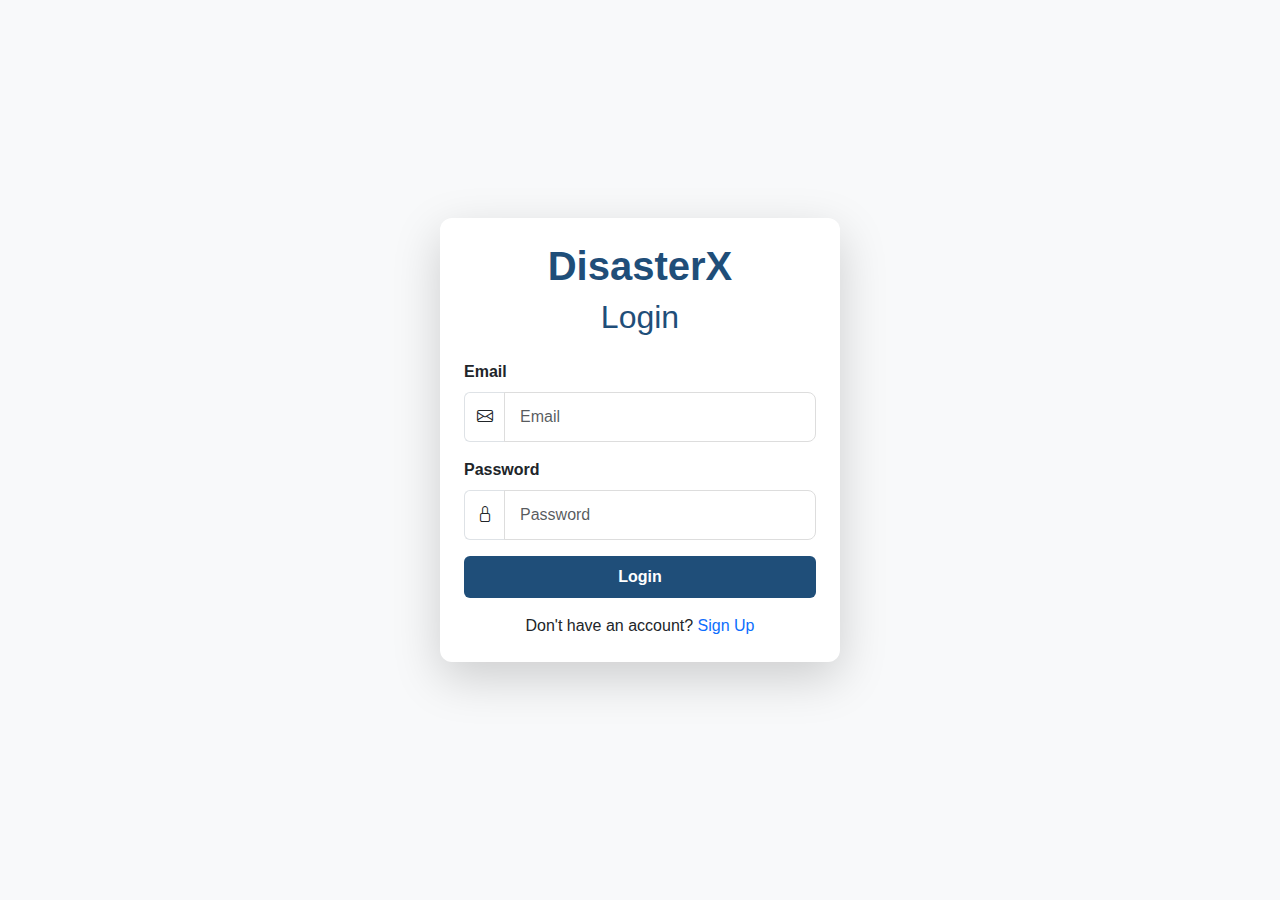
<file: login.html>
<!DOCTYPE html>
<html lang="en">
<head>
  <meta charset="UTF-8" />
  <meta name="viewport" content="width=device-width, initial-scale=1.0" />
  <title>Log In - DisasterX</title>
  <link href="https://cdn.jsdelivr.net/npm/bootstrap@5.3.2/dist/css/bootstrap.min.css" rel="stylesheet">
  <link href="https://cdn.jsdelivr.net/npm/bootstrap-icons@1.11.1/font/bootstrap-icons.css" rel="stylesheet">
  <link rel="stylesheet" href="style.css">
</head>
<body>
  <div class="container d-flex justify-content-center align-items-center min-vh-100">
    <div class="card shadow-lg p-4">
      <h1 class="text-center fw-bold custom-blue"> DisasterX</h1>
      <h2 class="text-center custom-blue mb-4">Login</h2>

      <form id="loginForm" novalidate>
        
        <div class="mb-3 position-relative">
          <label class="form-label">Email</label>
          <div class="input-group">
            <span class="input-group-text bg-white"><i class="bi bi-envelope"></i></span>
            <input type="email" class="form-control" placeholder="Email" required>
          </div>
        </div>

        <div class="mb-3 position-relative">
          <label class="form-label">Password</label>
          <div class="input-group">
            <span class="input-group-text bg-white"><i class="bi bi-lock"></i></span>
            <input type="password" class="form-control" placeholder="Password" required>
          </div>
        </div>

        <button type="submit" class="btn bg-custom-blue w-100 py-2 fw-bold">Login</button>
      </form>
      <p class="text-center mt-3 mb-0">
        Don't have an account? <a href="signup.html" class="text-decoration-none">Sign Up</a>
      </p>
    </div>
  </div>

  
  <script src="https://cdn.jsdelivr.net/npm/bootstrap@5.3.2/dist/js/bootstrap.bundle.min.js"></script>
  
  <script>
    document.getElementById('loginForm').addEventListener('submit', function(event) {
      if (!this.checkValidity()) {
        event.preventDefault();
        event.stopPropagation();
      }
      this.classList.add('was-validated');
    });
  </script>
</body>
</html>
</file>
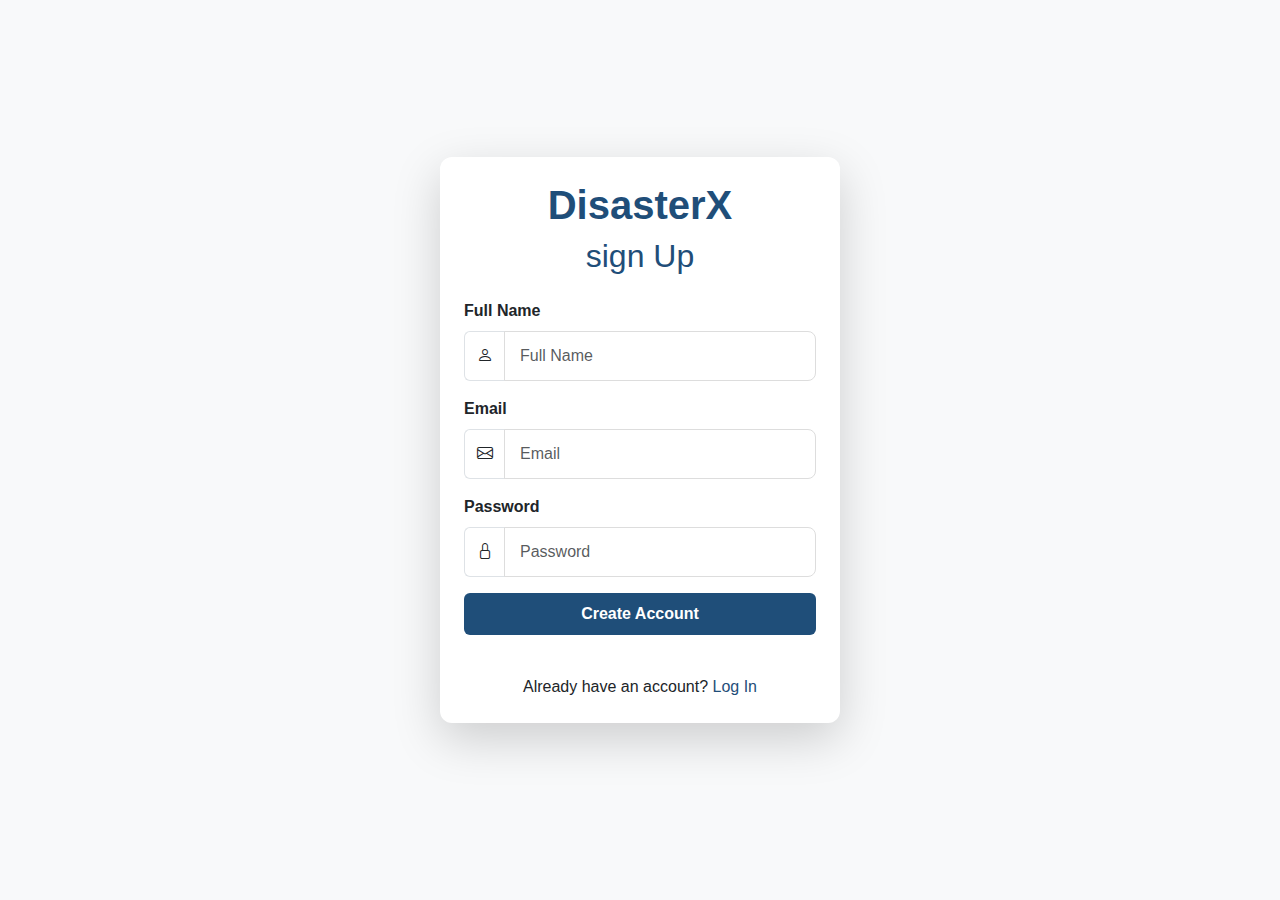
<file: Sign_Up.html>
<!DOCTYPE html>
<html lang="en">

<head>
  <meta charset="UTF-8" />
  <meta name="viewport" content="width=device-width, initial-scale=1.0" />
  <title>Sign Up - DisasterX</title>
  <link href="https://cdn.jsdelivr.net/npm/bootstrap@5.3.2/dist/css/bootstrap.min.css" rel="stylesheet">
  <link href="https://cdn.jsdelivr.net/npm/bootstrap-icons@1.11.1/font/bootstrap-icons.css" rel="stylesheet">
  <link rel="stylesheet" href="style.css">
</head>

<body>


  <div class="container d-flex justify-content-center align-items-center min-vh-100">
    <div class="card shadow-lg p-4">
      <h1 class="text-center fw-bold custom-blue"> DisasterX</h1>
      <h2 class="text-center custom-blue mb-4">sign Up</h2>

      <form id="signupForm" novalidate>
        <div class="mb-3 position-relative">
          <label class="form-label">Full Name</label>
          <div class="input-group">
            <span class="input-group-text bg-white"><i class="bi bi-person"></i></span>
            <input type="text" class="form-control" placeholder="Full Name" required>
          </div>
        </div>

        <div class="mb-3 position-relative">
          <label class="form-label">Email</label>
          <div class="input-group">
            <span class="input-group-text bg-white"><i class="bi bi-envelope"></i></span>
            <input type="email" class="form-control" placeholder="Email" required>
          </div>
        </div>

        <div class="mb-3 position-relative">
          <label class="form-label">Password</label>
          <div class="input-group">
            <span class="input-group-text bg-white"><i class="bi bi-lock"></i></span>
            <input type="password" class="form-control" placeholder="Password" required>
          </div>
        </div>

        <button type="submit" class="btn bg-custom-blue w-100 py-2 fw-bold mb-4">Create Account</button>
      </form>
      <p class="text-center mt-3 mb-0">
        Already have an account? <a href="login.html" class="text-decoration-none custom-blue">Log In</a>
      </p>
    </div>
  </div>


  <script src="https://cdn.jsdelivr.net/npm/bootstrap@5.3.2/dist/js/bootstrap.bundle.min.js"></script>

  <script>
    document.getElementById('signupForm').addEventListener('submit', function (event) {
      if (!this.checkValidity()) {
        event.preventDefault();
        event.stopPropagation();
      }
      this.classList.add('was-validated');
    });
  </script>
</body>

</html>
</file>
<file: style.css>
/* =========================================
   Root Variables
========================================= */
:root {
  --brand: #E6F0FA;
  --card: #ffffff;
  --muted: #6c757d;
}

/* =========================================
   Global Reset & Base
========================================= */
html,
body {
  height: 100%;
}

body {
  background-color: #E6F0FA;
  font-family: system-ui, -apple-system, "Segoe UI", Roboto, "Helvetica Neue", Arial;
  color: #222;
}

/* =========================================
   Popup Styles
========================================= */
.popup-overlay {
  position: fixed;
  display: flex;
  align-items: center;
  justify-content: center;
  background: rgba(0, 0, 0, 0.55);
  z-index: 999;
  padding: 2rem;
}

.popup-card {
  width: 100%;
  max-width: 820px;
  border-radius: 12px;
  overflow: hidden;
  box-shadow: 0 10px 30px rgba(0, 0, 0, 0.3);
  background: #fff;
  display: grid;
  grid-template-columns: 1fr 1fr;
  min-height: 320px;
}

.popup-media {
  background-image: url('https://images.unsplash.com/photo-1502810190503-8300270a1b0f?q=80&w=1400&auto=format&fit=crop&ixlib=rb-4.0.3&s=');
  background-size: cover;
  background-position: center;
  min-height: 320px;
}

.popup-content {
  padding: 2rem;
  display: flex;
  flex-direction: column;
  gap: 1rem;
  justify-content: center;
}

.popup-content h2 {
  margin: 0;
  font-size: 1.6rem;
}

.popup-content p {
  margin: 0;
  color: var(--muted);
}

/* Responsive popup -> stack on small screens */
@media (max-width: 768px) {
  .popup-card {
    grid-template-columns: 1fr;
  }
}

/* =========================================
   Stat Cards
========================================= */
.stat-card {
  border-radius: 12px;
  background: var(--card);
  box-shadow: 0 6px 18px rgba(0, 0, 0, 0.06);
  padding: 1rem;
  transition: transform 0.3s ease, box-shadow 0.3s ease;
  cursor: pointer;
}

.stat-card:hover {
  transform: scale(1.05);
  box-shadow: 0 8px 20px rgba(0, 0, 0, 0.15);
}

.stat-value {
  font-weight: 700;
  font-size: 1.35rem;
}

.stat-label {
  color: var(--muted);
  font-size: 0.9rem;
}

/* =========================================
   Chart Cards
========================================= */
.card-chart {
  padding: 1rem;
  border-radius: 12px;
  background: linear-gradient(180deg, rgba(255, 255, 255, 0.7), rgba(255, 255, 255, 0.95));
  box-shadow: 0 8px 24px rgba(12, 38, 80, 0.05);
  height: 96%;
}

/* =========================================
   News Cards
========================================= */
.news-card {
  border-radius: 10px;
  overflow: hidden;
  max-width: 1140px;
  margin: 40px auto;
}

.news-item {
  border-bottom: 1px solid #eee;
  padding: 0.8rem;
}

.news-time {
  font-size: 0.85rem;
  color: gray;
  white-space: nowrap;
}

/* =========================================
   News Swiper
========================================= */
.news-swiper {
  max-width: 1140px;
  margin: auto;
  overflow: hidden;
  border-radius: 12px;
  box-shadow: 0 4px 15px rgba(0, 0, 0, 0.1);
  position: relative;
}

.swiper-track {
  display: flex;
  transition: transform 0.6s ease-in-out;
}

.swiper-slide {
  flex: 0 0 100%;
  display: flex;
  background: white;
  align-items: center;
  cursor: pointer;
  text-decoration: none;
  color: inherit;
}

.swiper-slide img {
  width: 50%;
  height: 250px;
  object-fit: cover;
  border-top-left-radius: 12px;
  border-bottom-left-radius: 12px;
}

.slide-content {
  padding: 20px;
  flex: 1;
}

.slide-content h4 {
  font-weight: bold;
  margin-bottom: 10px;
}

.slide-content p {
  color: #555;
  margin-bottom: 15px;
}

.slide-content small {
  color: #888;
}

/* =========================================
   Navbar Styles
========================================= */
/* Navbar Background */
.custom-navbar {
  background-color: #1E272C;
  /* Dark gray */
  border-bottom: 1px solid #333;
  padding: 0.8rem 1.5rem;
}

/* Dashboard title */
.dashboard-title {
  font-size: 1.25rem;
  color: #ffffff;
  /* white for contrast */
}

/* Dashboard icon (sidebar toggle) */

.toggle-btn i {
  color: #ffffff;
  /* visible by default */
  font-size: 1.5rem;
  transition: color 0.3s ease;
}

.toggle-btn i:hover {
  color: #00ADB5;
  /* teal on hover */
}

/* DisasterX branding in the center */
.brand-name {
  font-size: 1.8rem;
  font-weight: 700;
  color: #ffffff;
  display: inline-block;
  position: relative;
  text-align: center;
  letter-spacing: 1px;
}

.brand-highlight {
  color: #e63946;
  /* highlight the 'X' */
}

/* Force branding into exact center */
.navbar .mx-auto {
  position: absolute;
  left: 50%;
  transform: translateX(-50%);
}

/* Live Monitoring text */
.live-text {
  font-size: 0.9rem;
  font-weight: 500;
  color: #ccc !important;
  /* lighter grey for visibility */
}

/* Rectangular Buttons */
.custom-btn,
.custom-btn-outline {
  padding: 0.5rem 1.2rem;
  border-radius: 6px;
  /* rectangular with slight rounding */
  font-size: 0.95rem;
  font-weight: 600;
  text-decoration: none;
  transition: all 0.3s ease;
}

/* Solid signup button */
.custom-btn {
  background-color: #1F4E79;
  color: #fff !important;
  border: 2px solid #1F4E79;
}

.custom-btn:hover {
  background-color: #163a5a;
  border-color: #163a5a;
}

/* Outline login button */
.custom-btn-outline {
  background-color: transparent;
  color: #fff !important;
  /* <-- login text is white now */
  border: 2px solid #1F4E79;
}

.custom-btn-outline:hover {
  background-color: #1F4E79;
  color: #fff !important;
}

/* Dashboard icon styling */
.toggle-btn i {
  color: #ffffff;
  /* visible by default */
  font-size: 1.5rem;
  transition: color 0.3s ease;
}

.toggle-btn:hover i {
  color: #000000;
  /* on hover = DisasterX red */
}


/* =========================================
   Sidebar
========================================= */
.sidebar {
  position: fixed;
  top: 0;
  left: 0;
  height: 100%;
  width: 250px;
  background-color: black;
  color: #fff;
  padding-top: 0;
  transform: translateX(-100%);
  transition: transform 0.3s ease;
  z-index: 1050;
}

.sidebar.active {
  transform: translateX(0);
}

.sidebar-header {
  padding: 15px 20px;
  background-color: #1E272C;
  text-align: center;
  border-bottom: 1px solid rgba(255, 255, 255, 0.1);
}

.sidebar-header img {
  max-height: 40px;
}

.sidebar a {
  display: flex;
  align-items: center;
  justify-content: space-between;
  padding: 12px 20px;
  color: #cfd8dc;
  text-decoration: none;
  font-size: 14px;
  border-left: 3px solid transparent;
  transition: background 0.3s, border-color 0.3s;
}

.sidebar a:hover {
  background-color: #37474F;
  border-left: 3px solid #29B6F6;
  color: #fff;
}

.sidebar a i {
  margin-right: 10px;
  font-size: 16px;
  color: #90a4ae;
}

.badge {
  background-color: #29B6F6;
  color: white;
  padding: 2px 8px;
  border-radius: 12px;
  font-size: 12px;
}

/* =========================================
   Sidebar Overlay
========================================= */
.overlay {
  position: fixed;
  top: 0;
  left: 0;
  height: 100%;
  width: 100%;
  background: rgba(0, 0, 0, 0.4);
  display: none;
  z-index: 1040;
}

.overlay.active {
  display: block;
}

/* =========================================
 Footer
========================================= */
.footer {
  background-color: #1E272C;
  /* Same as navbar */
  color: #ffffff;
  font-size: 0.95rem;
  line-height: 1.6;
}

.footer h5 {
  font-size: 1.2rem;
  margin-bottom: 1rem;
  font-weight: 600;
  color: #f8f9fa;
  /* slightly lighter than white */
}

.footer p {
  color: #ccc;
  /* softer grey for readability */
  margin-bottom: 0.5rem;
}

.footer a {
  color: #00adb5;
  /* accent link color */
  text-decoration: none;
  transition: color 0.3s ease;
}

.footer a:hover {
  color: #e63946;
  /* red highlight on hover */
  text-decoration: underline;
}

/* Quick Links list */
.footer ul {
  padding: 0;
  list-style: none;
}

.footer ul li {
  margin-bottom: 0.4rem;
}

/* Social Icons */
.footer .social-icons a {
  font-size: 1.3rem;
  color: #ccc;
  transition: color 0.3s ease, transform 0.3s ease;
}

.footer .social-icons a:hover {
  color: #e63946;
  /* brand red */
  transform: translateY(-2px);
}

/* Bottom note */
.footer small {
  color: #999;
  font-size: 0.85rem;
}

/* =========================================
   Cards & Forms (Login/Signup)
========================================= */
.card {
  background: #fff;
  border-radius: 20px;
  max-width: 400px;
  width: 100%;
  animation: slideUpFade 0.6s ease-out forwards;
}

.input-group-text {
  border-right: none;
}

.form-control {
  border-left: none;
}

.form-control:focus {
  box-shadow: none;
  border-color: #86b7fe;
}

.custom-blue {
  color: #1F4E79;
}

.bg-custom-blue {
  background-color: #1F4E79;
  color: #fff;
}

.btn:hover {
  background-color: #1F4E79 !important;
  color: #fff !important;
}

.input-group {
  border-color: black;
}

/* Login/Signup Animations */
@keyframes slideUpFade {
  0% {
    transform: translateY(50px);
    opacity: 0;
  }

  100% {
    transform: translateY(0);
    opacity: 1;
  }
}

/* ================================
   EARTHQUAKE PAGE — THEME ADDITIONS
   (append to style.css)
   ================================ */

/* Shared accents */
:root {
  --dx-dark: #1E272C;
  --dx-blue: #1F4E79;
  --dx-accent: #e63946;
}

/* Containerized dark sections to match navbar/footer */
.section-dark,
.footer {
  background: var(--dx-dark);
  color: #fff;
}

/* ---------- HERO ---------- */
.eq-hero {
  background: #0c1a24;
  padding: clamp(3rem, 5vw, 5rem) 0;
  position: relative;
  isolation: isolate;
}

.eq-hero-bg {
  position: absolute;
  inset: 0;
  background-image:
    linear-gradient(180deg, rgba(30, 39, 44, .6), rgba(30, 39, 44, .85)),
    url('https://images.unsplash.com/photo-1580894894513-541e068a55d0?q=80&w=1600&auto=format&fit=crop');
  background-size: cover;
  background-position: center;
  filter: saturate(1.1) contrast(1.05);
  z-index: -1;
}

.eq-hero-copy {
  color: #e9eef3;
}

.eq-hero-title {
  font-weight: 800;
  line-height: 1.15;
  color: #fff;
}

.brand-accent {
  color: var(--dx-accent);
}

.eq-chip {
  display: inline-flex;
  align-items: center;
  gap: .5rem;
  background: rgba(255, 255, 255, .12);
  color: #fff;
  border: 1px solid rgba(255, 255, 255, .2);
  padding: .25rem .6rem;
  border-radius: 999px;
  font-size: .85rem;
  backdrop-filter: blur(4px);
}

.eq-cta {
  background: var(--dx-blue);
  border: 2px solid var(--dx-blue);
  color: #fff !important;
  font-weight: 700;
  padding: .65rem 1.1rem;
  border-radius: 10px;
  transition: transform .2s ease, box-shadow .2s ease, background .2s ease, border-color .2s ease;
}

.eq-cta:hover {
  transform: translateY(-2px);
  box-shadow: 0 8px 20px rgba(0, 0, 0, .25);
  background: #163a5a;
  border-color: #163a5a;
}

.eq-ghost {
  background: transparent;
  border: 2px solid #c7d6e4;
  color: white;
  font-weight: 700;
  padding: .65rem 1.1rem;
  border-radius: 10px;
  transition: transform .2s ease, box-shadow .2s ease, background .2s ease, border-color .2s ease;
}

.eq-ghost:hover {
  transform: translateY(-2px);
  box-shadow: 0 8px 20px rgba(0, 0, 0, .25);
  background: rgba(255, 255, 255, .06);
}

/* Hero mini stats */
.eq-stats {
  display: grid;
  gap: 14px;
  background: rgba(255, 255, 255, .06);
  border: 1px solid rgba(255, 255, 255, .15);
  border-radius: 16px;
  padding: 16px;
  backdrop-filter: blur(4px);
  color: #fff;
}

.eq-stat {
  display: flex;
  align-items: center;
  gap: 12px;
  padding: 10px 12px;
  background: rgba(0, 0, 0, .2);
  border: 1px solid rgba(255, 255, 255, .12);
  border-radius: 12px;
}

.eq-stat i {
  font-size: 1.3rem;
  color: #ffd166;
}

.eq-stat-label {
  font-size: .85rem;
  opacity: .85;
}

.eq-stat-value {
  font-weight: 800;
  font-size: 1.25rem;
}

/* ---------- SECTIONS ---------- */
.eq-section {
  padding: 3.5rem 0;
}

.section-title {
  font-weight: 800;
  letter-spacing: .3px;
}

/* Cards (how it works) */
.eq-card {
  background: #fff;
  border-radius: 16px;
  padding: 20px;
  border: 1px solid rgba(12, 38, 80, .08);
  box-shadow: 0 8px 22px rgba(12, 38, 80, .06);
  transition: transform .25s ease, box-shadow .25s ease;
}

.eq-card:hover {
  transform: translateY(-6px);
  box-shadow: 0 14px 30px rgba(12, 38, 80, .12);
}

.eq-card h5 {
  font-weight: 700;
  margin: .5rem 0 .4rem;
}

.eq-card p {
  color: #5a6b7c;
  margin: 0;
}

.eq-card-icon {
  width: 46px;
  height: 46px;
  border-radius: 12px;
  display: grid;
  place-items: center;
  background: #e7f0f9;
  color: var(--dx-blue);
  font-size: 1.3rem;
}

/* Note / disclaimer */
.eq-note {
  background: #fff7ed;
  border: 1px solid #ffedd5;
  color: #6b4e1e;
  border-radius: 12px;
  padding: 14px 16px;
}

/* ---------- FORM CARD ---------- */
.eq-form-card {
  background: #ffffff;
  border-radius: 18px;
  border: 1px solid rgba(12, 38, 80, .08);
  box-shadow: 0 10px 28px rgba(12, 38, 80, .08);
  padding: 28px;
}
.eq-form-card .btn {
  padding: .65rem 1.1rem;
  font-weight: 600;
  border-radius: 10px;
  min-width: 160px;
  margin-top: 40px; /* adds space ABOVE the button */
}

/* Input fields */
.eq-input {
  border-radius: 10px;
  border: 1px solid #cfd9e3;
  padding: .6rem .75rem;
  transition: all .2s ease;
}
.eq-input:focus {
  box-shadow: 0 0 0 .2rem rgba(31, 78, 121, .12);
  border-color: var(--dx-blue);
}

/* Make the 3 inputs sit evenly */
.eq-form-card .row.g-3 > .col-md-4 {
  flex: 1 1 0;
  max-width: 100%;
}

/* Buttons row */
.eq-form-card .btn {
  padding: .65rem 1.1rem;
  font-weight: 600;
  border-radius: 10px;
  min-width: 160px;
}
.eq-cta {
  background: var(--dx-blue);
  border: 2px solid var(--dx-blue);
  color: #fff !important;
  transition: all .2s ease;
}
.eq-cta:hover {
  background: #163a5a;
  border-color: #163a5a;
  transform: translateY(-2px);
  box-shadow: 0 8px 20px rgba(0,0,0,.15);
}
.eq-ghost {
  background: transparent;
  border: 2px solid #c7d6e4;
  color: #7e7f80 !important;
  transition: all .2s ease;
}
.eq-ghost:hover {
  background: rgba(0,0,0,.04);
  transform: translateY(-2px);
}

/* Probability panel (CSS ring) */
.eq-prob-panel {
  display: flex;
  flex-direction: column;
  align-items: center;
  justify-content: center;
  padding: 1rem;
}

.prob-ring {
  --p: 0;
  width: 200px;
  height: 200px;
  border-radius: 50%;
  background: conic-gradient(var(--dx-accent) calc(var(--p) * 1%), #e6edf5 0);
  display: grid;
  place-items: center;
  position: relative;
  transition: background .6s ease;
}
.prob-ring::after {
  content: "";
  position: absolute;
  inset: 14px;
  border-radius: 50%;
  background: #fff;
  box-shadow: inset 0 2px 10px rgba(12, 38, 80, .06);
}
.prob-center {
  position: relative;
  z-index: 1;
  text-align: center;
}
.prob-value {
  font-size: 2.3rem;
  font-weight: 800;
  color: #0b2540;
}
.prob-label {
  font-size: .9rem;
  color: #6b7c8f;
  margin-top: .25rem;
}
.prob-ring.pulse {
  animation: ringPulse .6s ease;
}
@keyframes ringPulse {
  0%   { transform: scale(.96); }
  60%  { transform: scale(1.04); }
  100% { transform: scale(1); }
}

/* ---------- TIPS ---------- */
.eq-tips {
  margin-top: 60px;
  background: #f7fbff;
  border: 1px solid #e6eef7;
  border-radius: 16px;
  padding: 18px;
}

.tip-card {
  display: flex;
  gap: 12px;
  align-items: flex-start;
  background: #fff;
  border: 1px solid rgba(12, 38, 80, .08);
  border-radius: 14px;
  padding: 14px;
  box-shadow: 0 8px 22px rgba(12, 38, 80, .05);
  transition: transform .25s ease, box-shadow .25s ease;
}

.tip-card:hover {
  transform: translateY(-4px);
  box-shadow: 0 12px 30px rgba(12, 38, 80, .1);
}

/* Tip card icons */
.tip-card i {
  flex-shrink: 0;
  font-size: 1.4rem;
  color: var(--dx-blue);
  background: #e7f0f9;
  border-radius: 10px;
  width: 40px;
  height: 40px;
  display: grid;
  place-items: center;
}

/* Tip card text */
.tip-card h6 {
  margin: 0;
  font-weight: 700;
  color: #ffffff;
  font-size: 1rem;
}
.tip-card p {
  margin: 2px 0 0;
  font-size: .9rem;
  color: #5a6b7c;
}


/* ---------- Reveal animations ---------- */
.reveal {
  opacity: 0;
  transform: translateY(22px);
}

.reveal-in {
  opacity: 1;
  transform: translateY(0);
  transition: opacity .7s ease, transform .7s ease;
}

/* ---------- Navbar toggle icon visibility (theme-consistent) ---------- */
.toggle-btn,
.toggle-btn:focus,
.toggle-btn:hover {
  color: #cfe2f3 !important;
  background: transparent !important;
  border: none !important;
}

/* Keep dashboard title readable on hover (no black) */
.dashboard-title,
.dashboard-title:hover,
.dashboard-title:focus {
  color: #ffffff !important;
}

/* Outline login button text should stay white (your earlier request) */
.custom-btn-outline {
  color: #ffffff !important;
  border: 2px solid var(--dx-blue);
}

.custom-btn-outline:hover {
  background: var(--dx-blue);
  color: #ffffff !important;
}

/* Footer links visibility on dark */
.footer a {
  color: #d7e6f7;
  text-decoration: none;
}

.footer a:hover {
  color: #ffffff;
  text-decoration: underline;
}

/* Responsive tweaks */
@media (max-width: 992px) {
  .eq-hero {
    padding: 2.5rem 0 2rem;
  }

  .prob-ring {
    width: 200px;
    height: 200px;
  }
}

@media (max-width: 576px) {
  .prob-ring {
    width: 170px;
    height: 170px;
  }
}


/* ===========================
   FLOOD PAGE — THEME & LAYOUT
   =========================== */

/* ---------- FLOOD HERO ---------- */
.flood-hero {
  background: #0c1a24;
  /* fallback dark background */
  padding: clamp(3rem, 5vw, 5rem) 0;
  position: relative;
  isolation: isolate;
}

.flood-hero-bg {
  position: absolute;
  inset: 0;
  background: linear-gradient(180deg, rgba(30, 39, 44, .6), rgba(30, 39, 44, .85));
  /* gradient only, no image */
  z-index: -1;
}

.flood-hero-copy {
  color: #e9eef3;
}

.flood-hero-title {
  font-weight: 800;
  line-height: 1.15;
  color: #fff;
}

.flood-chip {
  display: inline-flex;
  align-items: center;
  gap: .5rem;
  background: rgba(255, 255, 255, .12);
  color: #fff;
  border: 1px solid rgba(255, 255, 255, .2);
  padding: .25rem .6rem;
  border-radius: 999px;
  font-size: .85rem;
  backdrop-filter: blur(4px);
}

/* Flood buttons */
.flood-cta {
  background: var(--dx-blue);
  border: 2px solid var(--dx-blue);
  color: #fff !important;
  font-weight: 700;
  padding: .65rem 1.1rem;
  border-radius: 10px;
  transition: transform .2s ease, box-shadow .2s ease, background .2s ease, border-color .2s ease;
}

.flood-cta:hover {
  transform: translateY(-2px);
  box-shadow: 0 8px 20px rgba(0, 0, 0, .25);
  background: #163a5a;
  border-color: #163a5a;
}

.flood-ghost {
  background: transparent;
  border: 2px solid #c7d6e4;
 
  color: #7e7f80 !important;
  font-weight: 700;
  padding: .65rem 1.1rem;
  border-radius: 10px;
  transition: transform .2s ease, box-shadow .2s ease, background .2s ease, border-color .2s ease;
}

.flood-ghost:hover {
  transform: translateY(-2px);
  box-shadow: 0 8px 20px rgba(0, 0, 0, .25);
  background: rgba(255, 255, 255, .06);
}

/* Flood stats */
.flood-stats {
  display: grid;
  gap: 14px;
  background: rgba(255, 255, 255, .06);
  border: 1px solid rgba(255, 255, 255, .15);
  border-radius: 16px;
  padding: 16px;
  backdrop-filter: blur(4px);
  color: #fff;
}

.flood-stat {
  display: flex;
  align-items: center;
  gap: 12px;
  padding: 10px 12px;
  background: rgba(0, 0, 0, .2);
  border: 1px solid rgba(255, 255, 255, .12);
  border-radius: 12px;
}

.flood-stat i {
  font-size: 1.3rem;
  color: #4dabf7;
}

.flood-stat-label {
  font-size: .85rem;
  opacity: .85;
}

.flood-stat-value {
  font-weight: 800;
  font-size: 1.25rem;
}

/* Section padding & titles */
.flood-page .section-pad {
  padding: 64px 0;
}

.flood-page .section-title {
  color: #1F4E79;
}

/* Glass cards (info tiles) */
.flood-page .card-glass {
  border-radius: 16px;
  background: linear-gradient(180deg, rgba(255, 255, 255, 0.75), rgba(255, 255, 255, 0.95));
  box-shadow: 0 10px 28px rgba(12, 38, 80, 0.08);
  border: 1px solid rgba(0, 0, 0, 0.03);
  transition: transform .28s ease, box-shadow .28s ease;
}

.flood-page .card-glass:hover {
  transform: translateY(-4px);
  box-shadow: 0 18px 46px rgba(12, 38, 80, 0.12);
}

.flood-page .icon-circle {
  width: 44px;
  height: 44px;
  border-radius: 50%;
  display: inline-grid;
  place-items: center;
  background: #E6F0FA;
  color: #1F4E79;
  font-size: 1.2rem;
}

/* Predictor section background */
.flood-page .bg-section {
  background: linear-gradient(180deg, #f7fbff, #eef5fb);
}

/* Predictor form card */
.flood-page .flood-form-card {
  border-radius: 18px;
  background: #ffffff;
}

.flood-page .flood-form-card .form-label {
  font-weight: 600;
  color: #1E272C;
}

.flood-page .flood-form-card .form-control,
.flood-page .flood-form-card .form-select {
  border-radius: 10px;
  border: 1px solid #dae3ec;
  padding: .7rem .9rem;
}

.flood-page .flood-form-card .form-control:focus,
.flood-page .flood-form-card .form-select:focus {
  border-color: #1F4E79;
  box-shadow: 0 0 0 .2rem rgba(31, 78, 121, .15);
}

/* Result card & risk meter */
.flood-page .result-card {
  border-radius: 18px;
}


.flood-page .risk-bar {
  height: 14px;
  background: linear-gradient(90deg, #e9f2fa, #e9f2fa);
  border-radius: 999px;
  overflow: hidden;
  position: relative;
}

.flood-page .risk-fill {
  --p: 0%;
  width: var(--p);
  height: 100%;
  border-radius: 999px;
  transition: width .6s ease;
  background: linear-gradient(90deg, #2dbd6e, #ffc107 50%, #dc3545 100%);
}

/* Tips cards */
.flood-page .tip-card {
  border-radius: 16px;
  border: 1px solid rgba(0, 0, 0, 0.04);
  transition: transform .25s ease, box-shadow .25s ease;
}

.flood-page .tip-card:hover {
  transform: translateY(-3px);
  box-shadow: 0 12px 30px rgba(12, 38, 80, 0.08);
}

.flood-page .tip-icon {
  width: 44px;
  height: 44px;
  border-radius: 10px;
  display: inline-grid;
  place-items: center;
  background: #1F4E79;
  color: #fff;
  font-size: 1.15rem;
  margin-bottom: .6rem;
}

/* Reveal Animations */
.flood-page .reveal {
  opacity: 0;
  transform: translateY(18px);
}

.flood-page .reveal-visible {
  opacity: 1;
  transform: translateY(0);
  transition: opacity .6s ease, transform .6s ease;
}

/* Navbar toggle button tweaks */
.flood-page .toggle-btn {
  color: #ffffff !important;
  border: 1px solid rgba(255, 255, 255, 0.2);
  border-radius: 10px;
  padding: .35rem .55rem;
  transition: background .2s ease, border-color .2s ease, color .2s ease;
}

.flood-page .toggle-btn i {
  color: #ffffff !important;
}

.flood-page .toggle-btn:hover {
  background: rgba(255, 255, 255, 0.08);
  border-color: rgba(255, 255, 255, 0.35);
  color: #ffffff !important;
}

/* Dashboard title */
.flood-page .dashboard-title,
.flood-page .dashboard-title:hover,
.flood-page .dashboard-title:focus,
.flood-page .dashboard-title:active {
  color: #ffffff !important;
}

/* Footer */
.flood-page .footer {
  background: #f5f7fa;
  border-top: 1px solid #e6ecf2;
}

.flood-page .footer h5 {
  color: #1E272C;
}

.flood-page .footer a {
  color: #1F4E79;
  text-decoration: none;
}

.flood-page .footer a:hover {
  text-decoration: underline;
}

/* Small helpers */
.flood-page .bg-primary-subtle {
  background: rgba(31, 78, 121, .12) !important;
  color: #1F4E79 !important;
  border: 1px solid rgba(31, 78, 121, .15) !important;
  border-radius: 999px !important;
}


/* ================================
   CYCLONE PAGE — APPEND TO style.css
   ================================ */

/* Colors & accents reused */
:root {
  --dx-dark: #1E272C;
  --dx-blue: #1F4E79;
  --dx-accent: #e63946;
}

/* Page sections */
/* ---------- CYCLONE HERO ---------- */
.cyclone-hero {
  background: #0a1a26;
  padding: clamp(3rem, 5vw, 5rem) 0;
  position: relative;
  isolation: isolate;
}

.cyclone-hero-bg {
  position: absolute;
  inset: 0;
  background-image: none;
  background-size: cover;
  background-position: center;
  filter: saturate(1.1) contrast(1.05);
  z-index: -1;
}

.cyclone-hero-copy {
  color: #e9eef3;
}

.cyclone-hero-title {
  font-weight: 800;
  line-height: 1.15;
  color: #fff;
}

.cyclone-hero-sub {
  color: #e9eef3;
}

.cyclone-chip {
  display: inline-flex;
  align-items: center;
  gap: .5rem;
  background: rgba(255, 255, 255, .12);
  color: #fff;
  border: 1px solid rgba(255, 255, 255, .2);
  padding: .25rem .6rem;
  border-radius: 999px;
  font-size: .85rem;
  backdrop-filter: blur(4px);
}

/* Buttons */
.cyclone-cta {
  background: var(--dx-blue);
  border: 2px solid var(--dx-blue);
  color: #fff !important;
  font-weight: 700;
  padding: .65rem 1.1rem;
  border-radius: 10px;
  transition: transform .2s ease, box-shadow .2s ease, background .2s ease, border-color .2s ease;
}

.cyclone-cta:hover {
  transform: translateY(-2px);
  box-shadow: 0 8px 20px rgba(0, 0, 0, .25);
  background: #163a5a;
  border-color: #163a5a;
}

.cyclone-ghost {
  background: transparent;
  border: 2px solid #c7d6e4;
  color: #e7f0f8 !important;
  font-weight: 700;
  padding: .65rem 1.1rem;
  border-radius: 10px;
  transition: transform .2s ease, box-shadow .2s ease, background .2s ease, border-color .2s ease;
}

.cyclone-ghost:hover {
  transform: translateY(-2px);
  box-shadow: 0 8px 20px rgba(0, 0, 0, .25);
  background: rgba(255, 255, 255, .06);
}

/* Hero mini stats */
.cyclone-stats {
  display: grid;
  gap: 14px;
  background: rgba(255, 255, 255, .06);
  border: 1px solid rgba(255, 255, 255, .15);
  border-radius: 16px;
  padding: 16px;
  backdrop-filter: blur(4px);
  color: #fff;
}

.cyclone-stat {
  display: flex;
  align-items: center;
  gap: 12px;
  padding: 10px 12px;
  background: rgba(0, 0, 0, .2);
  border: 1px solid rgba(255, 255, 255, .12);
  border-radius: 12px;
}

.cyclone-stat i {
  font-size: 1.3rem;
  color: #00d4ff;
}

.cyclone-stat-label {
  font-size: .85rem;
  opacity: .85;
}

.cyclone-stat-value {
  font-weight: 800;
  font-size: 1.25rem;
}

/* Stats card group */
.cyclone-stats {
  border-radius: 12px;
  padding: 10px;
}

.cyclone-stat {
  display: flex;
  justify-content: space-between;
  align-items: center;
  gap: 12px;
  border-radius: 10px;
  padding: 8px;
  background: rgba(255, 255, 255, 0.03);
}

.cyclone-stat i {
  color: #ffd166;
}

/* Cyclone predictor layout */
.cyclone-section .form-card,
.cyclone-section .result-panel {
  border-radius: 16px;
  background: #fff;
  border: 1px solid rgba(0,0,0,.05);
  box-shadow: 0 8px 20px rgba(12,38,80,.06);
}

/* Ensure both cards align in height */
.cyclone-section .row.g-4.align-items-start > div {
  display: flex;
  flex-direction: column;
}
.cyclone-section .form-card,
.cyclone-section .result-panel {
  flex: 1;
}

/* Form inputs */
.cyclone-section .form-label {
  font-weight: 600;
  color: var(--dx-dark);
  font-size: 0.92rem;
}
.cyclone-section .form-control {
  border-radius: 10px;
  border: 1px solid #cfd9e3;
  padding: .6rem .75rem;
  transition: all .2s ease;
}
.cyclone-section .form-control:focus {
  box-shadow: 0 0 0 .18rem rgba(31,78,121,.12);
  border-color: var(--dx-blue);
}

/* Buttons row */
.cyclone-section .form-card .btn {
  border-radius: 10px;
  padding: .65rem 1.2rem;
  font-weight: 600;
  min-width: 160px;
  transition: all .2s ease;
}
.cyclone-section .btn.custom-btn {
  background: var(--dx-blue);
  border: 2px solid var(--dx-blue);
  color: #fff;
}
.cyclone-section .btn.custom-btn:hover {
  background: #163a5a;
  border-color: #163a5a;
  transform: translateY(-2px);
  box-shadow: 0 6px 18px rgba(0,0,0,.15);
}
.cyclone-section .btn.custom-btn-outline {
  background: transparent;
  border: 2px solid var(--dx-blue);
  color: var(--dx-blue);
}
.cyclone-section .btn.custom-btn-outline:hover {
  background: rgba(31,78,121,.08);
  transform: translateY(-2px);
}

/* Result panel */
.cyclone-section .result-panel {
  padding: 20px;
}
.cyclone-section .result-panel h5 {
  font-weight: 700;
  color: var(--dx-dark);
}
.cyclone-section .result-panel .map-canvas {
  border-radius: 12px;
  overflow: hidden;
  background: #f8fbfd;
  border: 1px solid #dce6f0;
  min-height: 220px;
  display: flex;
  align-items: center;
  justify-content: center;
}
.cyclone-section .result-panel .fw-bold {
  font-size: 1rem;
  color: var(--dx-dark);
}

/* Responsive tweaks */
@media (max-width: 991px) {
  .cyclone-section .form-card,
  .cyclone-section .result-panel {
    margin-bottom: 1.5rem;
  }
}

/* Responsive */
@media (max-width: 768px) {
  .cyclone-hero {
    padding-top: 2.2rem;
    padding-bottom: 2.2rem;
  }
}

/* Footer tweak for page (keeps consistent look) */
.footer {
  background: #f5f7fa;
  border-top: 1px solid #e6ecf2;
}

.footer h5 {
  color: var(--dx-dark);
}

.footer a {
  color: var(--dx-blue);
}


/* ================================
Drills and Simulation
   ================================ */

   
body {
  font-family: 'Poppins', sans-serif;
  color: #333;
  background-color: #f8f9fa;
}



.btn-primary {
  background-color: var(--secondary);
  border-color: var(--secondary);
}

.btn-primary:hover {
  background-color: #2980b9;
  border-color: #2980b9;
}

.hero {
  background: linear-gradient(rgba(0,0,0,0.7), rgba(0,0,0,0.7)), url('https://images.unsplash.com/photo-1593113630400-ea4288922497?ixlib=rb-4.0.3&ixid=M3wxMjA3fDB8MHxwaG90by1wYWdlfHx8fGVufDB8fHx8fA%3D%3D&auto=format&fit=crop&w=1770&q=80');
  background-size: cover;
  background-position: center;
  color: white;
  padding: 6rem 0;
  text-align: center;
  margin-bottom: 3rem;
}

.section-title {
  position: relative;
  padding-bottom: 15px;
  margin-bottom: 30px;
  text-align: center;
  font-weight: 700;
}

.section-title:after {
  content: '';
  position: absolute;
  bottom: 0;
  left: 50%;
  transform: translateX(-50%);
  width: 80px;
  height: 4px;
  background: var(--secondary);
  border-radius: 2px;
}

.card {
  border: none;
  border-radius: 12px;
  overflow: hidden;
  transition: transform 0.3s, box-shadow 0.3s;
  margin-bottom: 20px;
}

.card:hover {
  transform: translateY(-10px);
  box-shadow: 0 12px 20px rgba(0,0,0,0.15);
}

.card-img-top {
  height: 200px;
  object-fit: cover;
}

.card-title {
  font-weight: 600;
  color: var(--primary);
}

.modal-content {
  border-radius: 12px;
  overflow: hidden;
}

.modal-header {
  background-color: var(--primary);
  color: white;
}



.schedule-section {
  background-color: white;
  padding: 4rem 0;
  margin: 3rem 0;
}

.form-control, .form-select {
  padding: 12px 15px;
  border-radius: 8px;
  border: 1px solid #ddd;
}

.form-label {
  font-weight: 600;
  margin-bottom: 8px;
  color: var(--dark);
}

.btn-schedule {
  background-color: var(--accent);
  border: none;
  padding: 12px 30px;
  font-weight: 600;
  transition: all 0.3s;
}

.btn-schedule:hover {
  background-color: #c0392b;
  transform: translateY(-2px);
}

.feature-icon {
  font-size: 2rem;
  color: var(--secondary);
  margin-bottom: 1rem;
}

.features-section {
  padding: 4rem 0;
  background-color: var(--light);
}

.stat-number {
  font-size: 2.5rem;
  font-weight: 700;
  color: var(--secondary);
}

.stat-label {
  font-size: 1.1rem;
  color: var(--dark);
}

.testimonial-card {
  background-color: white;
  border-radius: 12px;
  padding: 2rem;
  box-shadow: 0 5px 15px rgba(0,0,0,0.08);
  margin: 1rem;
}

.testimonial-text {
  font-style: italic;
  margin-bottom: 1.5rem;
}

.testimonial-author {
  font-weight: 600;
  color: var(--primary);
}

.drill-img {
  max-width: 300px;
  display: block;
  margin: 10px auto;
  border-radius: 8px;
}

/* ================================
   Resources Section
   ================================ */

.resources-section {
  background: #fff;
  padding: 4rem 0;
}

.resources-wrapper {
  max-width: 1100px;
  margin: 0 auto;
}

.resources-card {
  background: #fafafa;
  border-radius: 12px;
  padding: 2rem;
  box-shadow: 0 6px 18px rgba(0,0,0,0.08);
}

.resources-tabs {
  display: flex;
  flex-wrap: wrap;
  justify-content: center;
  gap: 12px;
  margin: 0;
  padding: 0;
  list-style: none;
  border-bottom: none; /* removes Bootstrap border */
}

.resources-tab {
  background: #f4f6f9;
  border: none;
  border-radius: 8px;
  padding: 10px 20px;
  font-weight: 600;
  color: var(--dark);
  cursor: pointer;
  transition: all 0.3s ease;
}

.resources-tab:hover {
  background: var(--secondary);
  color: #3d3939;
}

.resources-tab.active {
  background: var(--secondary);
  color: #3d3939;
  box-shadow: 0 4px 12px rgba(0,0,0,0.1);
}

.resources-content {
  margin-top: 2rem;
  padding: 2rem;
  background: #fff;
  border-radius: 12px;
  border: 1px solid #eee;
  box-shadow: 0 6px 15px rgba(0,0,0,0.08);
}
</file>
